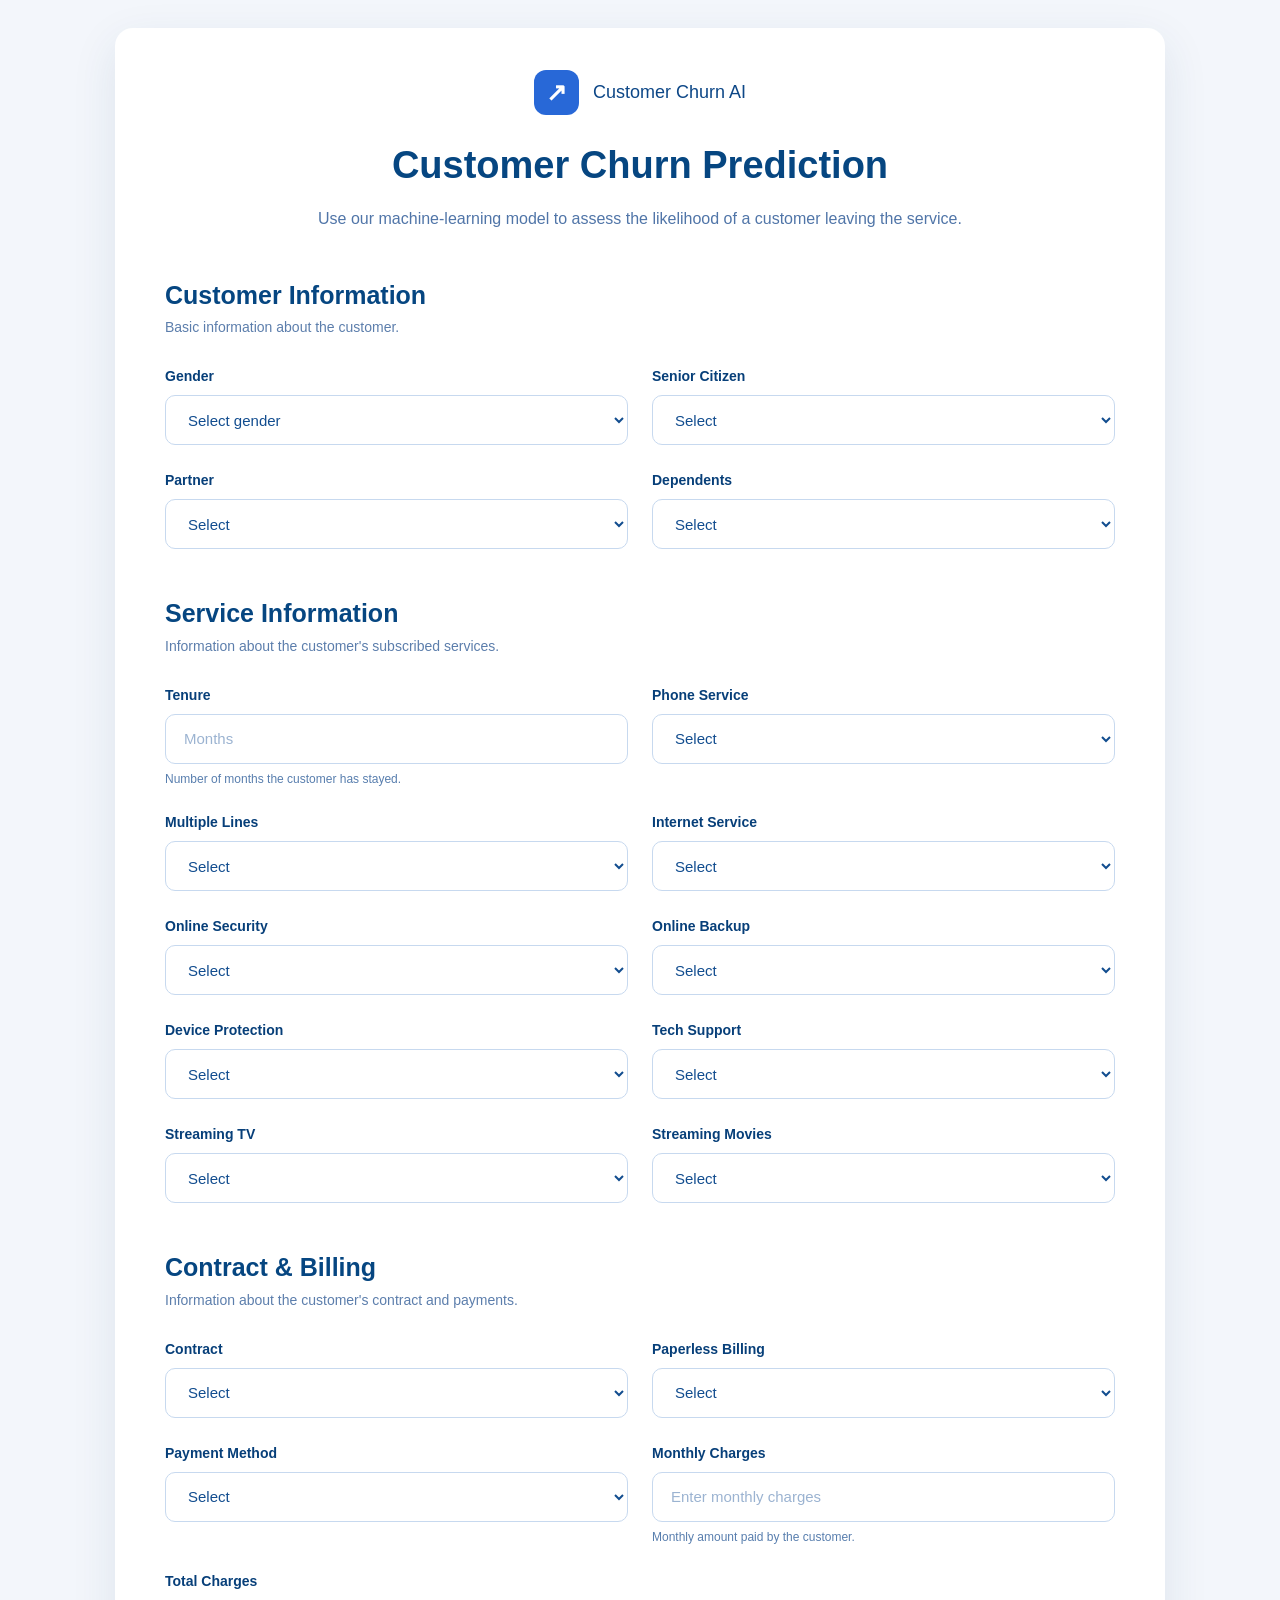
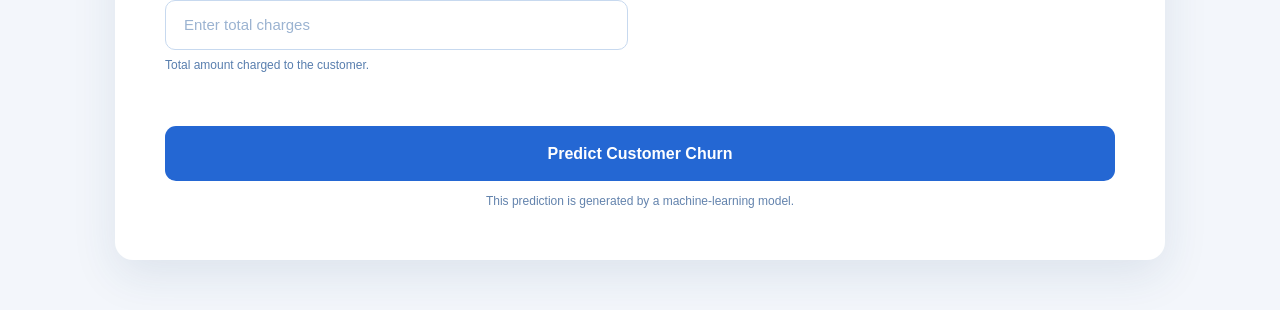
<file: frontend/index.html>
<!DOCTYPE html>
<html lang="en">

<head>

    <meta charset="UTF-8">

    <meta
        name="viewport"
        content="width=device-width, initial-scale=1.0"
    >

    <title>
        Customer Churn Prediction
    </title>

    <link
        rel="stylesheet"
        href="/frontend/style.css?v=10"
    >

</head>


<body>

<div class="page">

    <main class="container">

        <!-- =================================================
             HEADER
             ================================================= -->

        <header class="header">

            <div class="brand">

                <div class="brand-icon">
                    ↗
                </div>

                <span>
                    Customer Churn AI
                </span>

            </div>

            <h1>
                Customer Churn Prediction
            </h1>

            <p class="intro">
                Use our machine-learning model to assess
                the likelihood of a customer leaving the service.
            </p>

        </header>


        <form id="churnForm" novalidate>


            <!-- =================================================
                 CUSTOMER INFORMATION
                 ================================================= -->

            <section class="form-section">

                <h2>
                    Customer Information
                </h2>

                <p class="section-description">
                    Basic information about the customer.
                </p>


                <div class="form-grid">


                    <!-- GENDER -->

                    <div class="form-group">

                        <label for="gender">
                            Gender
                        </label>

                        <select
                            id="gender"
                            name="gender"
                            required
                        >

                            <option
                                value=""
                                selected
                                disabled
                            >
                                Select gender
                            </option>

                            <option value="Male">
                                Male
                            </option>

                            <option value="Female">
                                Female
                            </option>

                        </select>

                        <div
                            class="field-error"
                            id="gender-error"
                        ></div>

                    </div>


                    <!-- SENIOR CITIZEN -->

                    <div class="form-group">

                        <label for="SeniorCitizen">
                            Senior Citizen
                        </label>

                        <select
                            id="SeniorCitizen"
                            name="SeniorCitizen"
                            required
                        >

                            <option
                                value=""
                                selected
                                disabled
                            >
                                Select
                            </option>

                            <option value="Yes">
                                Yes
                            </option>

                            <option value="No">
                                No
                            </option>

                        </select>

                        <div
                            class="field-error"
                            id="SeniorCitizen-error"
                        ></div>

                    </div>


                    <!-- PARTNER -->

                    <div class="form-group">

                        <label for="Partner">
                            Partner
                        </label>

                        <select
                            id="Partner"
                            name="Partner"
                            required
                        >

                            <option
                                value=""
                                selected
                                disabled
                            >
                                Select
                            </option>

                            <option value="Yes">
                                Yes
                            </option>

                            <option value="No">
                                No
                            </option>

                        </select>

                        <div
                            class="field-error"
                            id="Partner-error"
                        ></div>

                    </div>


                    <!-- DEPENDENTS -->

                    <div class="form-group">

                        <label for="Dependents">
                            Dependents
                        </label>

                        <select
                            id="Dependents"
                            name="Dependents"
                            required
                        >

                            <option
                                value=""
                                selected
                                disabled
                            >
                                Select
                            </option>

                            <option value="Yes">
                                Yes
                            </option>

                            <option value="No">
                                No
                            </option>

                        </select>

                        <div
                            class="field-error"
                            id="Dependents-error"
                        ></div>

                    </div>

                </div>

            </section>


            <!-- =================================================
                 SERVICE INFORMATION
                 ================================================= -->

            <section class="form-section">

                <h2>
                    Service Information
                </h2>

                <p class="section-description">
                    Information about the customer's subscribed services.
                </p>


                <div class="form-grid">


                    <!-- TENURE -->

                    <div class="form-group">

                        <label for="tenure">
                            Tenure
                        </label>

                        <input
                            type="number"
                            id="tenure"
                            name="tenure"
                            min="0"
                            max="72"
                            step="1"
                            placeholder="Months"
                            required
                        >

                        <small>
                            Number of months the customer has stayed.
                        </small>

                        <div
                            class="field-error"
                            id="tenure-error"
                        ></div>

                    </div>


                    <!-- PHONE SERVICE -->

                    <div class="form-group">

                        <label for="PhoneService">
                            Phone Service
                        </label>

                        <select
                            id="PhoneService"
                            name="PhoneService"
                            required
                        >

                            <option
                                value=""
                                selected
                                disabled
                            >
                                Select
                            </option>

                            <option value="Yes">
                                Yes
                            </option>

                            <option value="No">
                                No
                            </option>

                        </select>

                        <div
                            class="field-error"
                            id="PhoneService-error"
                        ></div>

                    </div>


                    <!-- MULTIPLE LINES -->

                    <div class="form-group">

                        <label for="MultipleLines">
                            Multiple Lines
                        </label>

                        <select
                            id="MultipleLines"
                            name="MultipleLines"
                            required
                        >

                            <option
                                value=""
                                selected
                                disabled
                            >
                                Select
                            </option>

                            <option value="Yes">
                                Yes
                            </option>

                            <option value="No">
                                No
                            </option>

                            <option value="No phone service">
                                No phone service
                            </option>

                        </select>

                        <div
                            class="field-error"
                            id="MultipleLines-error"
                        ></div>

                    </div>


                    <!-- INTERNET SERVICE -->

                    <div class="form-group">

                        <label for="InternetService">
                            Internet Service
                        </label>

                        <select
                            id="InternetService"
                            name="InternetService"
                            required
                        >

                            <option
                                value=""
                                selected
                                disabled
                            >
                                Select
                            </option>

                            <option value="DSL">
                                DSL
                            </option>

                            <option value="Fiber optic">
                                Fiber optic
                            </option>

                            <option value="No">
                                No
                            </option>

                        </select>

                        <div
                            class="field-error"
                            id="InternetService-error"
                        ></div>

                    </div>


                    <!-- ONLINE SECURITY -->

                    <div class="form-group">

                        <label for="OnlineSecurity">
                            Online Security
                        </label>

                        <select
                            id="OnlineSecurity"
                            name="OnlineSecurity"
                            required
                        >

                            <option
                                value=""
                                selected
                                disabled
                            >
                                Select
                            </option>

                            <option value="Yes">
                                Yes
                            </option>

                            <option value="No">
                                No
                            </option>

                            <option value="No internet service">
                                No internet service
                            </option>

                        </select>

                        <div
                            class="field-error"
                            id="OnlineSecurity-error"
                        ></div>

                    </div>


                    <!-- ONLINE BACKUP -->

                    <div class="form-group">

                        <label for="OnlineBackup">
                            Online Backup
                        </label>

                        <select
                            id="OnlineBackup"
                            name="OnlineBackup"
                            required
                        >

                            <option
                                value=""
                                selected
                                disabled
                            >
                                Select
                            </option>

                            <option value="Yes">
                                Yes
                            </option>

                            <option value="No">
                                No
                            </option>

                            <option value="No internet service">
                                No internet service
                            </option>

                        </select>

                        <div
                            class="field-error"
                            id="OnlineBackup-error"
                        ></div>

                    </div>


                    <!-- DEVICE PROTECTION -->

                    <div class="form-group">

                        <label for="DeviceProtection">
                            Device Protection
                        </label>

                        <select
                            id="DeviceProtection"
                            name="DeviceProtection"
                            required
                        >

                            <option
                                value=""
                                selected
                                disabled
                            >
                                Select
                            </option>

                            <option value="Yes">
                                Yes
                            </option>

                            <option value="No">
                                No
                            </option>

                            <option value="No internet service">
                                No internet service
                            </option>

                        </select>

                        <div
                            class="field-error"
                            id="DeviceProtection-error"
                        ></div>

                    </div>


                    <!-- TECH SUPPORT -->

                    <div class="form-group">

                        <label for="TechSupport">
                            Tech Support
                        </label>

                        <select
                            id="TechSupport"
                            name="TechSupport"
                            required
                        >

                            <option
                                value=""
                                selected
                                disabled
                            >
                                Select
                            </option>

                            <option value="Yes">
                                Yes
                            </option>

                            <option value="No">
                                No
                            </option>

                            <option value="No internet service">
                                No internet service
                            </option>

                        </select>

                        <div
                            class="field-error"
                            id="TechSupport-error"
                        ></div>

                    </div>


                    <!-- STREAMING TV -->

                    <div class="form-group">

                        <label for="StreamingTV">
                            Streaming TV
                        </label>

                        <select
                            id="StreamingTV"
                            name="StreamingTV"
                            required
                        >

                            <option
                                value=""
                                selected
                                disabled
                            >
                                Select
                            </option>

                            <option value="Yes">
                                Yes
                            </option>

                            <option value="No">
                                No
                            </option>

                            <option value="No internet service">
                                No internet service
                            </option>

                        </select>

                        <div
                            class="field-error"
                            id="StreamingTV-error"
                        ></div>

                    </div>


                    <!-- STREAMING MOVIES -->

                    <div class="form-group">

                        <label for="StreamingMovies">
                            Streaming Movies
                        </label>

                        <select
                            id="StreamingMovies"
                            name="StreamingMovies"
                            required
                        >

                            <option
                                value=""
                                selected
                                disabled
                            >
                                Select
                            </option>

                            <option value="Yes">
                                Yes
                            </option>

                            <option value="No">
                                No
                            </option>

                            <option value="No internet service">
                                No internet service
                            </option>

                        </select>

                        <div
                            class="field-error"
                            id="StreamingMovies-error"
                        ></div>

                    </div>

                </div>

            </section>


            <!-- =================================================
                 CONTRACT & BILLING
                 ================================================= -->

            <section class="form-section">

                <h2>
                    Contract & Billing
                </h2>

                <p class="section-description">
                    Information about the customer's contract and payments.
                </p>


                <div class="form-grid">


                    <!-- CONTRACT -->

                    <div class="form-group">

                        <label for="Contract">
                            Contract
                        </label>

                        <select
                            id="Contract"
                            name="Contract"
                            required
                        >

                            <option
                                value=""
                                selected
                                disabled
                            >
                                Select
                            </option>

                            <option value="Month-to-month">
                                Month-to-month
                            </option>

                            <option value="One year">
                                One year
                            </option>

                            <option value="Two year">
                                Two year
                            </option>

                        </select>

                        <div
                            class="field-error"
                            id="Contract-error"
                        ></div>

                    </div>


                    <!-- PAPERLESS BILLING -->

                    <div class="form-group">

                        <label for="PaperlessBilling">
                            Paperless Billing
                        </label>

                        <select
                            id="PaperlessBilling"
                            name="PaperlessBilling"
                            required
                        >

                            <option
                                value=""
                                selected
                                disabled
                            >
                                Select
                            </option>

                            <option value="Yes">
                                Yes
                            </option>

                            <option value="No">
                                No
                            </option>

                        </select>

                        <div
                            class="field-error"
                            id="PaperlessBilling-error"
                        ></div>

                    </div>


                    <!-- PAYMENT METHOD -->

                    <div class="form-group">

                        <label for="PaymentMethod">
                            Payment Method
                        </label>

                        <select
                            id="PaymentMethod"
                            name="PaymentMethod"
                            required
                        >

                            <option
                                value=""
                                selected
                                disabled
                            >
                                Select
                            </option>

                            <option value="Electronic check">
                                Electronic check
                            </option>

                            <option value="Mailed check">
                                Mailed check
                            </option>

                            <option value="Bank transfer (automatic)">
                                Bank transfer (automatic)
                            </option>

                            <option value="Credit card (automatic)">
                                Credit card (automatic)
                            </option>

                        </select>

                        <div
                            class="field-error"
                            id="PaymentMethod-error"
                        ></div>

                    </div>


                    <!-- MONTHLY CHARGES -->

                    <div class="form-group">

                        <label for="MonthlyCharges">
                            Monthly Charges
                        </label>

                        <input
                            type="number"
                            id="MonthlyCharges"
                            name="MonthlyCharges"
                            min="0"
                            step="0.01"
                            placeholder="Enter monthly charges"
                            required
                        >

                        <small>
                            Monthly amount paid by the customer.
                        </small>

                        <div
                            class="field-error"
                            id="MonthlyCharges-error"
                        ></div>

                    </div>


                    <!-- TOTAL CHARGES -->

                    <div class="form-group">

                        <label for="TotalCharges">
                            Total Charges
                        </label>

                        <input
                            type="number"
                            id="TotalCharges"
                            name="TotalCharges"
                            min="0"
                            step="0.01"
                            placeholder="Enter total charges"
                            required
                        >

                        <small>
                            Total amount charged to the customer.
                        </small>

                        <div
                            class="field-error"
                            id="TotalCharges-error"
                        ></div>

                    </div>

                </div>

            </section>


            <!-- =================================================
                 SUBMIT
                 ================================================= -->

            <div class="submit-area">

                <button
                    type="submit"
                    id="predictButton"
                >
                    Predict Customer Churn
                </button>

                <p>
                    This prediction is generated by a
                    machine-learning model.
                </p>

            </div>


        </form>

    </main>

</div>


<script src="/frontend/script.js?v=10"></script>

</body>

</html>
</file>
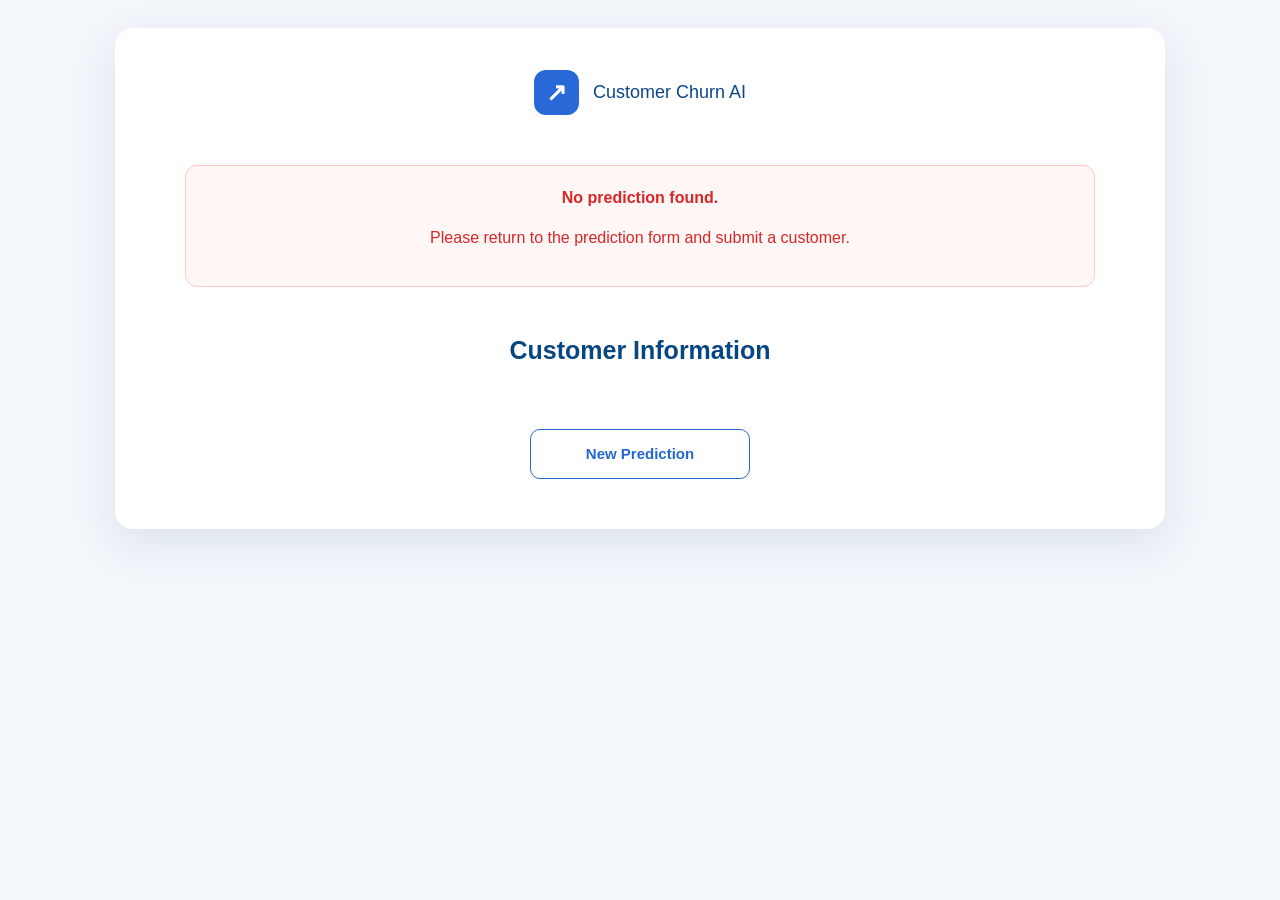
<file: frontend/result.html>
<!DOCTYPE html>
<html lang="en">

<head>

    <meta charset="UTF-8">

    <meta
        name="viewport"
        content="width=device-width, initial-scale=1.0"
    >

    <title>
        Customer Churn Result
    </title>

    <link
        rel="stylesheet"
        href="/frontend/style.css?v=10"
    >

</head>


<body>

<div class="page">

    <main class="result-container">


        <!-- =================================================
             HEADER
             ================================================= -->

        <header class="result-header">

            <div class="brand">

                <div class="brand-icon">
                    ↗
                </div>

                <span>
                    Customer Churn AI
                </span>

            </div>

        </header>


        <!-- =================================================
             RESULT
             ================================================= -->

        <section
            class="prediction-result"
            id="predictionResult"
        >

            <!-- JavaScript inserts result here -->

            <div class="loading-result">

                Loading prediction...

            </div>

        </section>


        <!-- =================================================
             CUSTOMER INFORMATION
             ================================================= -->

        <section class="customer-result-section">

            <h2>
                Customer Information
            </h2>

            <div
                class="customer-result-grid"
                id="customerInformation"
            >

            </div>

        </section>


        <!-- =================================================
             BUTTON
             ================================================= -->

        <div class="result-actions">

            <button
                type="button"
                id="newPrediction"
                class="secondary-button"
            >
                New Prediction
            </button>

        </div>


    </main>

</div>


<script src="/frontend/script.js?v=10"></script>

</body>

</html>
</file>
<file: frontend/style.css>
/* ============================================================
   CUSTOMER CHURN AI
   COMPLETE APPLICATION STYLES
   ============================================================ */


/* ============================================================
   RESET
   ============================================================ */

* {
    box-sizing: border-box;
}


html {
    scroll-behavior: smooth;
}


body {

    margin: 0;

    padding: 0;

    font-family:
        Arial,
        Helvetica,
        sans-serif;

    background: #f3f6fb;

    color: #0d4787;

    font-size: 16px;

    line-height: 1.5;
}


/* ============================================================
   PAGE
   ============================================================ */

.page {

    width: 100%;

    min-height: 100vh;

    padding: 28px 20px 50px;
}


/* ============================================================
   MAIN CONTAINER
   ============================================================ */

.container,
.result-container {

    width: 100%;

    max-width: 1050px;

    margin: 0 auto;

    background: #ffffff;

    border-radius: 18px;

    padding: 42px 50px 50px;

    box-shadow:
        0 15px 45px rgba(25, 65, 110, 0.10);
}


/* ============================================================
   HEADER
   ============================================================ */

.header {

    text-align: center;

    margin-bottom: 48px;
}


.brand {

    display: flex;

    align-items: center;

    justify-content: center;

    gap: 14px;

    margin-bottom: 28px;

    font-size: 18px;

    font-weight: 500;

    color: #0d4787;
}


.brand-icon {

    width: 45px;

    height: 45px;

    border-radius: 12px;

    display: flex;

    align-items: center;

    justify-content: center;

    background: #2868d7;

    color: #ffffff;

    font-size: 25px;

    font-weight: 700;
}


.header h1 {

    margin: 0;

    color: #064681;

    font-size: 38px;

    line-height: 1.2;

    font-weight: 700;
}


.intro {

    margin: 18px auto 0;

    max-width: 760px;

    color: #5075a8;

    font-size: 16px;
}


/* ============================================================
   FORM SECTION
   ============================================================ */

.form-section {

    margin-bottom: 48px;
}


.form-section h2 {

    margin: 0;

    color: #064681;

    font-size: 25px;

    line-height: 1.3;

    font-weight: 700;
}


.section-description {

    margin: 6px 0 28px;

    color: #5c7eac;

    font-size: 14px;
}


/* ============================================================
   FORM GRID
   ============================================================ */

.form-grid {

    display: grid;

    grid-template-columns:
        repeat(2, minmax(0, 1fr));

    column-gap: 24px;

    row-gap: 25px;
}


/* ============================================================
   FORM GROUP
   ============================================================ */

.form-group {

    min-width: 0;

    position: relative;
}


/* ============================================================
   LABEL
   ============================================================ */

.form-group label {

    display: block;

    margin-bottom: 8px;

    color: #073f79;

    font-size: 14px;

    font-weight: 700;
}


/* ============================================================
   INPUTS
   ============================================================ */

.form-group input,
.form-group select {

    display: block;

    width: 100%;

    height: 50px;

    padding:
        0 18px;

    border:
        1px solid #c7d9ef;

    border-radius: 10px;

    background: #ffffff;

    color: #124d8f;

    font-family: inherit;

    font-size: 15px;

    outline: none;

    transition:
        border-color 0.15s ease,
        box-shadow 0.15s ease,
        background-color 0.15s ease;
}


.form-group input::placeholder {

    color: #9bb3d1;
}


.form-group select {

    cursor: pointer;

    appearance: auto;
}


/* ============================================================
   NORMAL FOCUS
   ============================================================ */

.form-group input:focus,
.form-group select:focus {

    border-color: #2868d7;

    box-shadow:
        0 0 0 3px rgba(
            40,
            104,
            215,
            0.10
        );
}


/* ============================================================
   HELPER TEXT
   ============================================================ */

.form-group small {

    display: block;

    margin-top: 7px;

    color: #587eae;

    font-size: 12px;

    line-height: 1.4;
}


/* ============================================================
   INVALID FIELD
   ============================================================ */

.form-group input.input-invalid,
.form-group select.input-invalid {

    border-color:
        #ff3b30 !important;

    background-color:
        #fff7f7 !important;

    box-shadow:
        none !important;

    outline:
        none !important;
}


/* ============================================================
   INVALID FOCUS
   ============================================================ */

.form-group input.input-invalid:focus,
.form-group select.input-invalid:focus {

    border-color:
        #ff3b30 !important;

    background-color:
        #fff7f7 !important;

    box-shadow:
        0 0 0 2px rgba(
            255,
            59,
            48,
            0.08
        ) !important;
}


/* ============================================================
   ERROR MESSAGE
   ============================================================ */

.field-error {

    display: none;

    margin-top: 7px;

    color: #ff3b30;

    font-size: 13px;

    line-height: 1.4;

    font-weight: 500;
}


.field-error.show {

    display: block;
}


/* ============================================================
   ERROR ICON
   ============================================================ */

.field-error::before {

    content: "!";

    display: inline-flex;

    align-items: center;

    justify-content: center;

    width: 17px;

    height: 17px;

    margin-right: 7px;

    border-radius: 50%;

    background: #ff3b30;

    color: #ffffff;

    font-size: 11px;

    font-weight: 700;

    vertical-align: -2px;
}


/* ============================================================
   VALID FIELD
   ============================================================ */

.form-group input.input-valid,
.form-group select.input-valid {

    border-color:
        #c7d9ef;

    background-color:
        #ffffff;
}


/* ============================================================
   SUBMIT AREA
   ============================================================ */

.submit-area {

    text-align: center;

    padding-top: 5px;
}


.submit-area button {

    width: 100%;

    min-height: 55px;

    padding:
        0 25px;

    border: none;

    border-radius: 11px;

    background: #2467d3;

    color: #ffffff;

    font-family: inherit;

    font-size: 16px;

    font-weight: 700;

    cursor: pointer;

    transition:
        background-color 0.15s ease,
        transform 0.1s ease,
        opacity 0.2s ease;
}


.submit-area button:hover {

    background: #1e59bb;
}


.submit-area button:active {

    transform: scale(0.99);
}


.submit-area button:disabled {

    opacity: 0.65;

    cursor: wait;
}


.submit-area p {

    margin:
        11px 0 0;

    color: #6383ad;

    font-size: 12px;
}


/* ============================================================
   RESULT HEADER
   ============================================================ */

.result-header {

    text-align: center;

    margin-bottom: 30px;
}


.result-header .brand {

    margin-bottom: 0;
}


/* ============================================================
   RESULT
   ============================================================ */

.prediction-result {

    text-align: center;

    padding:
        20px 20px 35px;
}


.result-icon {

    width: 70px;

    height: 70px;

    margin: 0 auto 25px;

    border-radius: 50%;

    display: flex;

    align-items: center;

    justify-content: center;

    font-size: 38px;

    font-weight: 700;
}


.result-icon.high {

    background: #ffe3e3;

    color: #e72c2c;
}


.result-icon.low {

    background: #e4f6eb;

    color: #218a4a;
}


.prediction-result h1 {

    margin: 0;

    color: #064681;

    font-size: 34px;

    line-height: 1.25;
}


.prediction-message {

    margin:
        12px auto 30px;

    max-width: 700px;

    color: #5478aa;

    font-size: 16px;
}





/* ============================================================
   RISK LEVEL
   ============================================================ */

.risk-box {

    width: 400px;

    max-width: 100%;

    margin: 0 auto;

    padding:
        15px 24px;

    border-radius: 13px;

    background: #f3f7fd;

    display: flex;

    justify-content: space-between;

    gap: 20px;

    text-align: left;
}


.risk-label {

    color: #5577a7;
}


.risk-value {

    color: #064681;

    font-weight: 700;
}


/* ============================================================
   CUSTOMER RESULT SECTION
   ============================================================ */

.customer-result-section {

    margin-top: 10px;
}


.customer-result-section h2 {

    margin:
        0 0 24px;

    text-align: center;

    color: #064681;

    font-size: 25px;
}


.customer-result-grid {

    display: grid;

    grid-template-columns:
        repeat(2, minmax(0, 1fr));

    gap: 13px 14px;
}


.customer-field {

    min-width: 0;

    min-height: 47px;

    padding:
        11px 15px;

    border:
        1px solid #d5e2f3;

    border-radius: 9px;

    background: #fbfdff;

    display: flex;

    align-items: center;

    justify-content: space-between;

    gap: 15px;
}


.customer-field-label {

    color: #5577a7;

    font-size: 13px;
}


.customer-field-value {

    color: #064681;

    font-size: 13px;

    font-weight: 700;

    text-align: right;

    overflow-wrap: anywhere;
}


/* ============================================================
   RESULT ACTIONS
   ============================================================ */

.result-actions {

    text-align: center;

    margin-top: 35px;
}


.secondary-button {

    min-width: 220px;

    min-height: 50px;

    padding:
        0 25px;

    border:
        1px solid #2467d3;

    border-radius: 10px;

    background: #ffffff;

    color: #2467d3;

    font-family: inherit;

    font-size: 15px;

    font-weight: 700;

    cursor: pointer;

    transition:
        background-color 0.15s ease,
        color 0.15s ease;
}


.secondary-button:hover {

    background: #2467d3;

    color: #ffffff;
}


/* ============================================================
   LOADING
   ============================================================ */

.loading-result {

    padding: 60px 20px;

    color: #587eae;

    font-size: 16px;
}


/* ============================================================
   API ERROR
   ============================================================ */

.api-error {

    padding: 20px;

    border:
        1px solid #ffcaca;

    border-radius: 12px;

    background: #fff6f6;

    color: #d92727;

    text-align: center;
}


/* ============================================================
   RESPONSIVE
   ============================================================ */

@media (max-width: 850px) {

    .container,
    .result-container {

        padding:
            35px 28px 40px;
    }

    .header h1 {

        font-size: 32px;
    }

    .form-grid {

        column-gap: 18px;
    }
}


@media (max-width: 650px) {

    .page {

        padding:
            12px 10px 30px;
    }


    .container,
    .result-container {

        padding:
            28px 18px 35px;

        border-radius: 14px;
    }


    .header {

        margin-bottom: 38px;
    }


    .header h1 {

        font-size: 28px;
    }


    .intro {

        font-size: 14px;
    }


    .form-grid {

        grid-template-columns:
            1fr;

        row-gap: 22px;
    }


    .form-section {

        margin-bottom: 40px;
    }


    .form-section h2 {

        font-size: 22px;
    }


    .customer-result-grid {

        grid-template-columns:
            1fr;
    }


    .prediction-result h1 {

        font-size: 28px;
    }
}


@media (max-width: 400px) {

    .container,
    .result-container {

        padding:
            25px 14px 30px;
    }


    .brand {

        font-size: 16px;
    }


    .brand-icon {

        width: 40px;

        height: 40px;

        font-size: 21px;
    }


    .header h1 {

        font-size: 25px;
    }


    .customer-field {

        flex-direction: column;

        align-items: flex-start;
    }


    .customer-field-value {

        text-align: left;
    }
}
</file>
